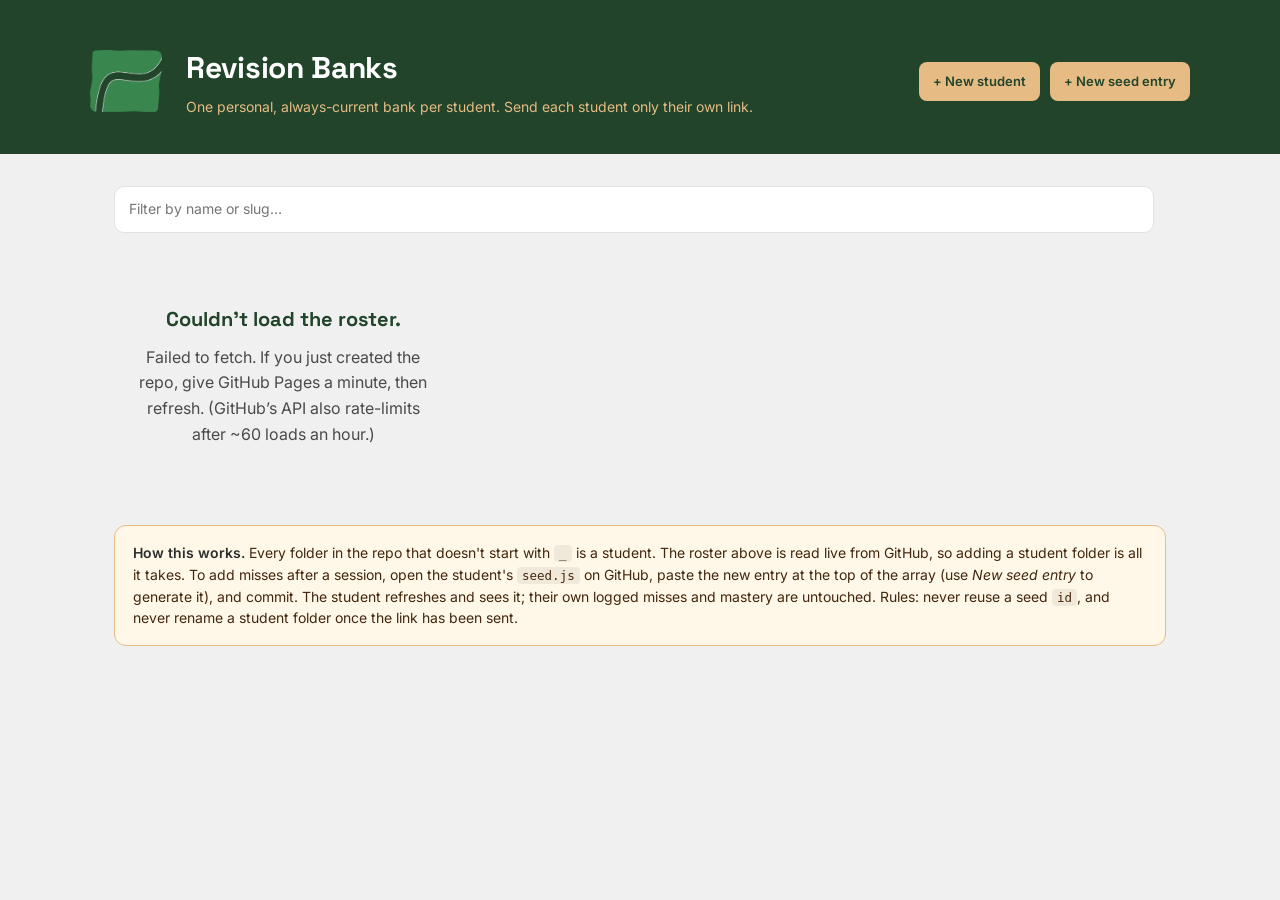
<file: index.html>
<!DOCTYPE html>
<html lang="en">
<head>
<meta charset="UTF-8">
<meta name="viewport" content="width=device-width, initial-scale=1.0">
<meta name="robots" content="noindex">
<title>Revision Banks — Learning Curve Collective</title>
<link href="https://fonts.googleapis.com/css2?family=Space+Grotesk:wght@500;700&family=Inter:wght@400;500;600;700&display=swap" rel="stylesheet">
<link href="https://api.fontshare.com/v2/css?f[]=switzer@400,500,600,700&display=swap" rel="stylesheet">
<link rel="stylesheet" href="_engine/bank.css">
<style>
.hub-hero { background: var(--green-dark); color: white; padding: 44px 40px 36px; }
.hub-hero-inner { max-width: 1100px; margin: 0 auto; display: flex; gap: 24px; align-items: center; flex-wrap: wrap; }
.hub-hero img { width: 72px; height: 72px; object-fit: contain; }
.hub-hero h1 { font-family: 'Switzer','Space Grotesk',sans-serif; font-size: 30px; letter-spacing: -0.3px; }
.hub-hero p { color: var(--gold-light); font-size: 14px; margin-top: 4px; }
.hub-hero .tools { margin-left: auto; display: flex; gap: 10px; flex-wrap: wrap; }
.hub-hero .tools a { color: var(--green-dark); background: var(--gold-light); text-decoration: none; font-weight: 600; font-size: 13px; padding: 9px 14px; border-radius: 8px; }
.hub-hero .tools a:hover { background: var(--gold); }
.hub { max-width: 1100px; margin: 0 auto; padding: 32px 24px 60px; }
.hub-top { display: flex; gap: 12px; align-items: center; flex-wrap: wrap; margin-bottom: 20px; }
.hub-top input { flex: 1 1 260px; padding: 11px 14px; border: 1.5px solid var(--cream-dark); border-radius: 10px; font: inherit; font-size: 14px; background: white; }
.hub-top .status { font-size: 13px; color: var(--text-medium); }
.grid { display: grid; grid-template-columns: repeat(auto-fill, minmax(280px, 1fr)); gap: 18px; }
.scard { background: white; border-radius: 14px; border: 1.5px solid var(--cream-dark); border-top: 5px solid var(--green-light); padding: 20px 22px 18px; display: flex; flex-direction: column; gap: 10px; transition: transform .15s, box-shadow .15s; }
.scard:hover { transform: translateY(-2px); box-shadow: 0 10px 28px rgba(33,68,43,.12); }
.scard h3 { font-family: 'Switzer','Space Grotesk',sans-serif; font-size: 20px; color: var(--green-dark); }
.scard .slug { font-family: ui-monospace, SFMono-Regular, Menlo, monospace; font-size: 12px; color: var(--text-medium); background: var(--cream); padding: 3px 8px; border-radius: 6px; display: inline-block; }
.scard .meta { font-size: 13px; color: var(--text-medium); display: flex; gap: 14px; flex-wrap: wrap; }
.scard .meta b { color: var(--green-dark); }
.scard .actions { display: flex; gap: 8px; flex-wrap: wrap; margin-top: auto; padding-top: 6px; }
.scard .actions a, .scard .actions button { font: inherit; font-size: 13px; font-weight: 600; padding: 8px 12px; border-radius: 8px; text-decoration: none; cursor: pointer; border: 1.5px solid transparent; }
.a-open { background: var(--green-dark); color: white; }
.a-open:hover { background: var(--green-light); }
.a-edit { background: white; color: var(--green-dark); border-color: var(--green-dark) !important; }
.a-edit:hover { background: var(--cream); }
.a-copy { background: var(--gold-pale); color: var(--brown-dark); }
.a-copy:hover { background: var(--gold-light); }
.note { background: #FFF8E8; border: 1.5px solid var(--gold-light); border-radius: 12px; padding: 16px 18px; font-size: 14px; color: var(--brown-dark); line-height: 1.55; margin-top: 28px; }
.note code { background: rgba(0,0,0,.06); padding: 1px 5px; border-radius: 4px; font-size: 12.5px; }
.skeleton { height: 150px; border-radius: 14px; background: linear-gradient(90deg, #e9e9e9 25%, #f4f4f4 50%, #e9e9e9 75%); background-size: 200% 100%; animation: sh 1.2s infinite; }
@keyframes sh { to { background-position: -200% 0; } }
</style>
</head>
<body>

<div class="hub-hero">
  <div class="hub-hero-inner">
    <img src="_engine/logo.png" alt="">
    <div>
      <h1>Revision Banks</h1>
      <p>One personal, always-current bank per student. Send each student only their own link.</p>
    </div>
    <div class="tools">
      <a href="_tools/new-student.html">+ New student</a>
      <a href="_tools/new-entry.html">+ New seed entry</a>
    </div>
  </div>
</div>

<main class="hub">
  <div class="hub-top">
    <input type="text" id="q" placeholder="Filter by name or slug…">
    <span class="status" id="status">Loading roster from GitHub…</span>
  </div>
  <div class="grid" id="grid"><div class="skeleton"></div><div class="skeleton"></div><div class="skeleton"></div></div>

  <div class="note">
    <strong>How this works.</strong> Every folder in the repo that doesn't start with <code>_</code> is a student. The roster above is read live from GitHub, so adding a student folder is all it takes.
    To add misses after a session, open the student's <code>seed.js</code> on GitHub, paste the new entry at the top of the array (use <em>New seed entry</em> to generate it), and commit. The student refreshes and sees it; their own logged misses and mastery are untouched.
    Rules: never reuse a seed <code>id</code>, and never rename a student folder once the link has been sent.
  </div>
</main>

<script>
var OWNER = 'learningcurvecollective';
var REPO  = 'revision-banks';
var API   = 'https://api.github.com/repos/'+OWNER+'/'+REPO;
var PAGES = 'https://'+OWNER+'.github.io/'+REPO+'/';
var students = [];

function esc(s){ return (s==null?'':String(s)).replace(/&/g,'&amp;').replace(/</g,'&lt;').replace(/>/g,'&gt;').replace(/"/g,'&quot;'); }
function fmtDate(iso){ if(!iso) return '—'; var d = new Date(iso); return d.toLocaleDateString(undefined,{month:'short',day:'numeric',year:'numeric'}); }

async function load(){
    var grid = document.getElementById('grid'), status = document.getElementById('status');
    try {
        var r = await fetch(API+'/contents/', {headers:{'Accept':'application/vnd.github+json'}});
        if(!r.ok) throw new Error('GitHub API '+r.status);
        var items = await r.json();
        var dirs = items.filter(function(i){ return i.type==='dir' && i.name[0]!=='_' && i.name[0]!=='.'; }).map(function(i){ return i.name; });
        if(dirs.length===0){ grid.innerHTML = '<div class="empty"><h3>No students yet.</h3><p>Use <strong>+ New student</strong> to create the first folder.</p></div>'; status.textContent=''; return; }
        students = await Promise.all(dirs.map(describe));
        students.sort(function(a,b){ return (b.updated||'').localeCompare(a.updated||''); });
        render(); status.textContent = students.length+' student'+(students.length===1?'':'s');
    } catch(e){
        status.textContent = '';
        grid.innerHTML = '<div class="empty"><h3>Couldn&rsquo;t load the roster.</h3><p>'+esc(e.message)+'. If you just created the repo, give GitHub Pages a minute, then refresh. (GitHub&rsquo;s API also rate-limits after ~60 loads an hour.)</p></div>';
    }
}
async function describe(slug){
    var s = { slug:slug, name: slug.split('-')[0].replace(/^./, function(c){ return c.toUpperCase(); }), seeds:null, updated:null, tagline:'' };
    try {
        var h = await (await fetch(PAGES+slug+'/index.html', {cache:'no-store'})).text();
        var m = h.match(/name:\s*["']([^"']+)["']/); if(m) s.name = m[1];
        m = h.match(/tagline:\s*["']([^"']+)["']/); if(m) s.tagline = m[1];
        s.engine = /_engine\/practice\.js/.test(h) ? 'practice' : 'miss-log';
    } catch(e){}
    try {
        var js = await (await fetch(PAGES+slug+'/seed.js', {cache:'no-store'})).text();
        s.seeds = (js.match(/[{,]\s*["']?id["']?\s*:/g)||[]).length;
    } catch(e){}
    try {
        var c = await (await fetch(API+'/commits?per_page=1&path='+encodeURIComponent(slug+'/seed.js'))).json();
        if(Array.isArray(c) && c[0]) s.updated = c[0].commit.committer.date;
    } catch(e){}
    return s;
}
function render(){
    var q = (document.getElementById('q').value||'').toLowerCase().trim();
    var grid = document.getElementById('grid');
    var list = students.filter(function(s){ return !q || s.slug.indexOf(q)!==-1 || s.name.toLowerCase().indexOf(q)!==-1; });
    if(!list.length){ grid.innerHTML = '<div class="empty"><p>No match.</p></div>'; return; }
    grid.innerHTML = list.map(function(s){
        var link = PAGES+s.slug+'/';
        var edit = 'https://github.com/'+OWNER+'/'+REPO+'/edit/main/'+s.slug+'/seed.js';
        return '<div class="scard">'
          + '<h3>'+esc(s.name)+'</h3>'
          + '<span class="slug">'+esc(s.slug)+'</span> <span class="slug" style="background:'+(s.engine==='practice'?'var(--blue-pale,#E1EAF4)':'var(--gold-pale)')+'">'+(s.engine==='practice'?'practice engine':'miss log')+'</span>'
          + (s.tagline?'<div class="meta"><span>'+esc(s.tagline)+'</span></div>':'')
          + '<div class="meta"><span><b>'+(s.seeds==null?'?':s.seeds)+'</b> seeded</span><span>updated <b>'+fmtDate(s.updated)+'</b></span></div>'
          + '<div class="actions"><a class="a-open" href="'+link+'" target="_blank" rel="noopener">Open bank</a>'
          + '<a class="a-edit" href="'+edit+'" target="_blank" rel="noopener">Edit seed.js</a>'
          + '<button class="a-copy" data-link="'+esc(link)+'">Copy link</button></div>'
          + '</div>';
    }).join('');
}
document.getElementById('q').addEventListener('input', render);
document.addEventListener('click', function(ev){
    var b = ev.target.closest('[data-link]'); if(!b) return;
    navigator.clipboard.writeText(b.dataset.link).then(function(){ var t=b.textContent; b.textContent='Copied!'; setTimeout(function(){ b.textContent=t; },1400); });
});
load();
</script>
</body>
</html>
</file>
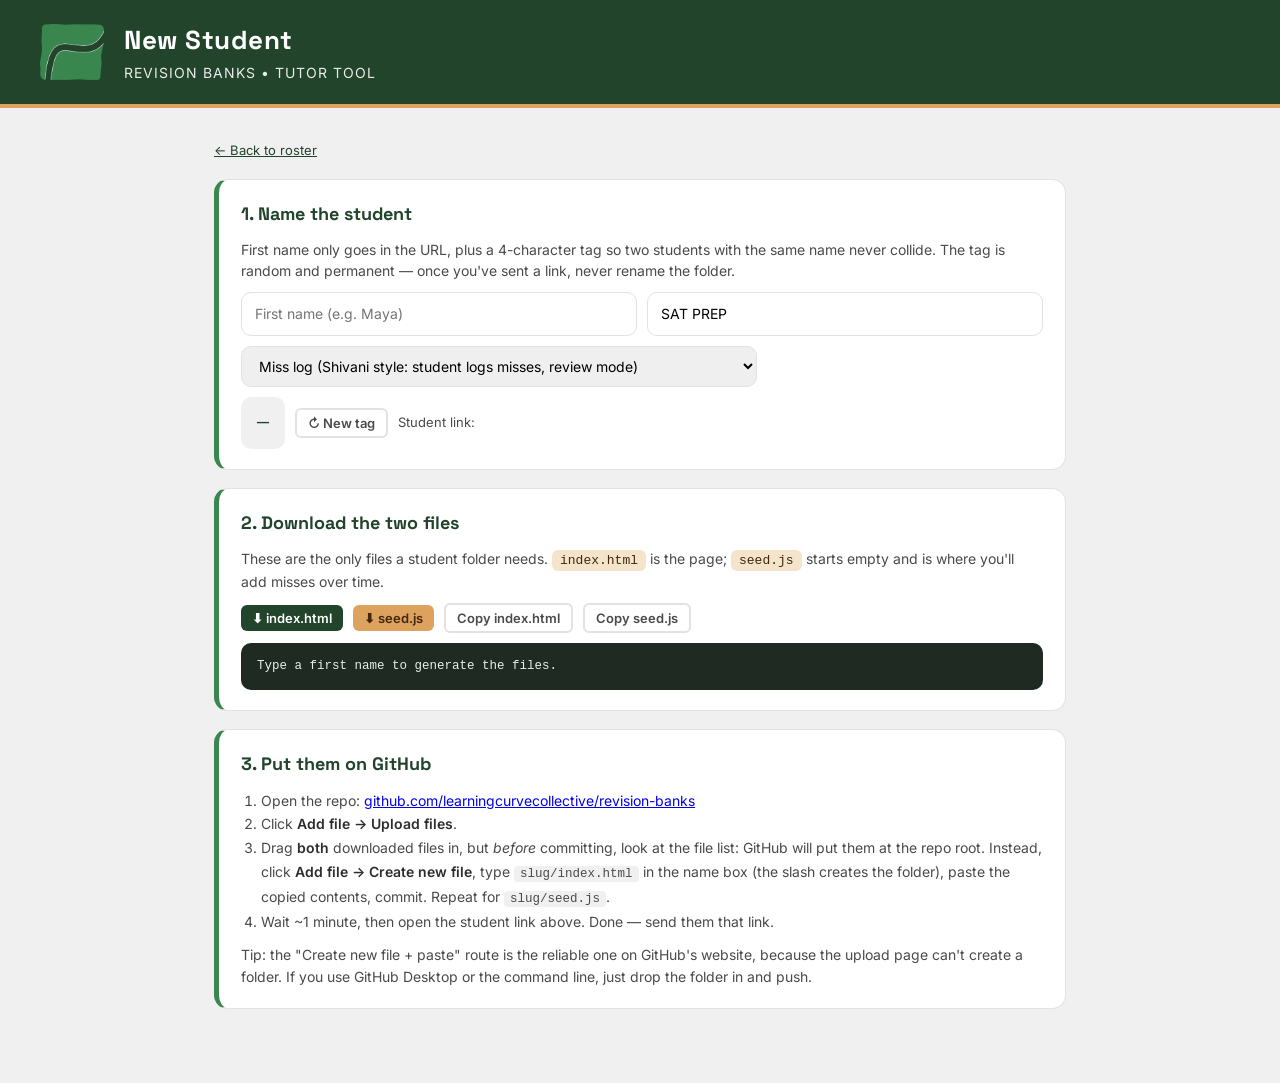
<file: _tools/new-student.html>
<!DOCTYPE html>
<html lang="en">
<head>
<meta charset="UTF-8">
<meta name="viewport" content="width=device-width, initial-scale=1.0">
<meta name="robots" content="noindex">
<title>New Student — Revision Banks</title>
<link href="https://fonts.googleapis.com/css2?family=Space+Grotesk:wght@500;700&family=Inter:wght@400;500;600;700&display=swap" rel="stylesheet">
<link href="https://api.fontshare.com/v2/css?f[]=switzer@400,500,600,700&display=swap" rel="stylesheet">
<link rel="stylesheet" href="../_engine/bank.css">
<style>
.wrap { max-width: 900px; margin: 0 auto; padding: 32px 24px 60px; }
.crumb { font-size: 13px; margin-bottom: 18px; } .crumb a { color: var(--green-dark); }
.step { background: white; border-radius: 14px; border: 1.5px solid var(--cream-dark); border-left: 5px solid var(--green-light); padding: 20px 22px; margin-bottom: 18px; }
.step h2 { font-family: 'Switzer','Space Grotesk',sans-serif; font-size: 18px; color: var(--green-dark); margin-bottom: 10px; }
.step p { font-size: 14px; color: var(--text-medium); line-height: 1.55; }
.row { display: flex; gap: 10px; flex-wrap: wrap; align-items: center; margin-top: 10px; }
input[type=text] { padding: 10px 13px; border: 1.5px solid var(--cream-dark); border-radius: 10px; font: inherit; font-size: 14px; flex: 1 1 200px; }
.slugbox { font-family: ui-monospace, Menlo, monospace; font-size: 20px; color: var(--green-dark); background: var(--cream); padding: 10px 16px; border-radius: 10px; }
pre { background: #1f2a22; color: #e8efe9; padding: 14px 16px; border-radius: 10px; font-size: 12.5px; line-height: 1.5; overflow-x: auto; margin-top: 10px; max-height: 320px; }
.fname { font-family: ui-monospace, Menlo, monospace; font-size: 13px; background: var(--gold-pale); color: var(--brown-dark); padding: 3px 8px; border-radius: 6px; }
.btn-sm { font-size: 13px !important; }
ol { padding-left: 20px; font-size: 14px; color: var(--text-medium); line-height: 1.7; }
ol code { background: var(--cream); padding: 1px 6px; border-radius: 4px; font-size: 12.5px; }
</style>
</head>
<body>
<div class="header">
  <div class="header-left">
    <div class="header-logo"><img src="../_engine/logo.png" alt=""></div>
    <div class="header-text"><h1>New Student</h1><div class="subtitle">REVISION BANKS &bull; TUTOR TOOL</div></div>
  </div>
</div>

<div class="wrap">
  <div class="crumb"><a href="../">&larr; Back to roster</a></div>

  <div class="step">
    <h2>1. Name the student</h2>
    <p>First name only goes in the URL, plus a 4-character tag so two students with the same name never collide. The tag is random and permanent &mdash; once you've sent a link, never rename the folder.</p>
    <div class="row">
      <input type="text" id="first" placeholder="First name (e.g. Maya)" autocomplete="off">
      <input type="text" id="tagline" placeholder="Tagline shown in the header (e.g. SAT PREP • OCTOBER TARGET)" value="SAT PREP">
      <select id="engine" style="padding:10px 13px;border:1.5px solid var(--cream-dark);border-radius:10px;font:inherit;font-size:14px"><option value="bank">Miss log (Shivani style: student logs misses, review mode)</option><option value="practice">Practice engine (Charlotte style: seeded problems, sessions, scheduler)</option></select>
    </div>
    <div class="row">
      <span class="slugbox" id="slug">—</span>
      <button class="btn btn-ghost btn-sm" id="reroll">&#8635; New tag</button>
      <span style="font-size:13px;color:var(--text-medium);">Student link: <span id="link" style="font-family:ui-monospace,Menlo,monospace;"></span></span>
    </div>
  </div>

  <div class="step">
    <h2>2. Download the two files</h2>
    <p>These are the only files a student folder needs. <span class="fname">index.html</span> is the page; <span class="fname">seed.js</span> starts empty and is where you'll add misses over time.</p>
    <div class="row">
      <button class="btn btn-green btn-sm" id="dl-index">&#11015; index.html</button>
      <button class="btn btn-gold btn-sm" id="dl-seed">&#11015; seed.js</button>
      <button class="btn btn-ghost btn-sm" id="copy-index">Copy index.html</button>
      <button class="btn btn-ghost btn-sm" id="copy-seed">Copy seed.js</button>
    </div>
    <pre id="preview"></pre>
  </div>

  <div class="step">
    <h2>3. Put them on GitHub</h2>
    <ol>
      <li>Open the repo: <a id="repo-link" href="#" target="_blank" rel="noopener">github.com/…/revision-banks</a></li>
      <li>Click <strong>Add file &rarr; Upload files</strong>.</li>
      <li>Drag <strong>both</strong> downloaded files in, but <em>before</em> committing, look at the file list: GitHub will put them at the repo root. Instead, click <strong>Add file &rarr; Create new file</strong>, type <code id="p1">slug/index.html</code> in the name box (the slash creates the folder), paste the copied contents, commit. Repeat for <code id="p2">slug/seed.js</code>.</li>
      <li>Wait ~1 minute, then open the student link above. Done &mdash; send them that link.</li>
    </ol>
    <p style="margin-top:10px;">Tip: the "Create new file + paste" route is the reliable one on GitHub's website, because the upload page can't create a folder. If you use GitHub Desktop or the command line, just drop the folder in and push.</p>
  </div>
</div>

<script>
var OWNER = 'learningcurvecollective', REPO = 'revision-banks';
var PAGES = 'https://'+OWNER+'.github.io/'+REPO+'/';
document.getElementById('repo-link').href = 'https://github.com/'+OWNER+'/'+REPO;
document.getElementById('repo-link').textContent = 'github.com/'+OWNER+'/'+REPO;

function tag(){ var a='abcdefghijkmnpqrstuvwxyz23456789', t=''; var r=new Uint32Array(4); crypto.getRandomValues(r); for(var i=0;i<4;i++) t+=a[r[i]%a.length]; return t; }
var curTag = tag();
function cleanName(s){ return (s||'').trim().replace(/\s+/g,' '); }
function slugOf(){ var f = cleanName(document.getElementById('first').value).toLowerCase().normalize('NFD').replace(/[̀-ͯ]/g,'').replace(/[^a-z0-9]+/g,''); return f ? f+'-'+curTag : ''; }
function today(){ return new Date().toISOString().slice(0,10); }
function indexHTML(){
    var name = cleanName(document.getElementById('first').value), slug = slugOf(), tl = document.getElementById('tagline').value.trim(), eng = document.getElementById('engine').value;
    return [
'<!DOCTYPE html>','<html lang="en">','<head>','<meta charset="UTF-8">','<meta name="viewport" content="width=device-width, initial-scale=1.0">','<meta name="robots" content="noindex">',
'<title>'+name+' — Revision Bank</title>',
'<link href="https://fonts.googleapis.com/css2?family=Space+Grotesk:wght@500;700&family=Inter:wght@400;500;600;700&display=swap" rel="stylesheet">',
'<link href="https://api.fontshare.com/v2/css?f[]=switzer@400,500,600,700&display=swap" rel="stylesheet">',
'<script>window.MathJax = { tex: { inlineMath: [["$","$"]], displayMath: [["$$","$$"]] }, svg: { fontCache: \'global\' } };<\/script>',
'<script id="MathJax-script" async src="https://cdnjs.cloudflare.com/ajax/libs/mathjax/3.2.2/es5/tex-svg.min.js"><\/script>',
'<link rel="stylesheet" href="../_engine/'+(eng==='practice'?'practice':'bank')+'.css">','</head>','<body>','<div id="rbank-app"></div>','',
'<!-- Student settings — the only lines that differ between students -->',
'<script>','window.RBANK = {','    name: "'+name.replace(/"/g,'')+'",','    slug: "'+slug+'",','    tagline: "'+tl.replace(/"/g,'')+'",'].concat(eng==='practice'?['    exam: "GRE",','    tutor: "Torin",','    requireReattempt: true,     // false = student can log any question, tried or not']:[]).concat(['    created: "'+today()+'"','};','<\/script>',
'<script src="seed.js"><\/script>','<script src="../_engine/'+(eng==='practice'?'practice':'bank')+'.js"><\/script>','</body>','</html>','']).join('\n');
}
function seedJS(){
    var name = cleanName(document.getElementById('first').value), eng = document.getElementById('engine').value;
    if(eng==='practice') return '/* '+name+' — revision bank seed (practice engine).\n   One object per problem. variant 0 = original miss; 1, 2, ... = your variations.\n   Fields: id (unique forever), topic, variant, type (qc | mc | ma | ne), stem, qa/qb (qc), choices (mc/ma),\n           answer (index | array of indices | string), given, source, explain, trap, figure (optional SVG), frac:true (fraction entry).\n   Copy an entry from charlotte-sj2q/seed.js as a template. Add new problems at the END; never reuse an id. */\nwindow.RBANK_SEED = [\n\n];\n';
    return '/* '+name+' — revision bank seed.\n   Add new entries at the TOP of this array (use _tools/new-entry.html to generate one).\n   Never reuse or edit an id once it has shipped — add a new entry instead. */\nwindow.RBANK_SEED = [\n\n];\n';
}
function refresh(){
    var slug = slugOf();
    document.getElementById('slug').textContent = slug || '—';
    document.getElementById('link').textContent = slug ? PAGES+slug+'/' : '';
    document.getElementById('p1').textContent = (slug||'slug')+'/index.html';
    document.getElementById('p2').textContent = (slug||'slug')+'/seed.js';
    document.getElementById('preview').textContent = slug ? ('── index.html ──\n'+indexHTML()+'\n── seed.js ──\n'+seedJS()) : 'Type a first name to generate the files.';
}
function dl(name, text){ var a=document.createElement('a'); a.href=URL.createObjectURL(new Blob([text],{type:'text/plain'})); a.download=name; document.body.appendChild(a); a.click(); a.remove(); }
function copy(text, btn){ navigator.clipboard.writeText(text).then(function(){ var t=btn.textContent; btn.textContent='Copied!'; setTimeout(function(){ btn.textContent=t; },1400); }); }
document.getElementById('first').addEventListener('input', refresh);
document.getElementById('tagline').addEventListener('input', refresh);
document.getElementById('engine').addEventListener('change', refresh);
document.getElementById('reroll').addEventListener('click', function(){ curTag = tag(); refresh(); });
document.getElementById('dl-index').addEventListener('click', function(){ if(slugOf()) dl('index.html', indexHTML()); });
document.getElementById('dl-seed').addEventListener('click', function(){ if(slugOf()) dl('seed.js', seedJS()); });
document.getElementById('copy-index').addEventListener('click', function(){ if(slugOf()) copy(indexHTML(), this); });
document.getElementById('copy-seed').addEventListener('click', function(){ if(slugOf()) copy(seedJS(), this); });
refresh();
</script>
</body>
</html>
</file>
<file: _engine/bank.css>
:root {
    --green-dark: #21442B; --green-medium: #5E6C39; --green-light: #39864E;
    --gold: #DDA25E; --gold-light: #E6BC84; --gold-pale: #F5E4CC;
    --copper: #BC6C26; --brown-dark: #42260D; --brown-medium: #271404;
    --cream: #F0F0F0; --cream-dark: #E2E2E2; --white: #FFFFFF;
    --text-dark: #2D2D2D; --text-medium: #4A4A4A;
}
* { margin: 0; padding: 0; box-sizing: border-box; }
body { font-family: 'Inter', sans-serif; background-color: var(--cream); color: var(--text-dark); line-height: 1.6; }

/* Header */
.header { background: var(--green-dark); color: white; padding: 20px 40px; display: flex; justify-content: space-between; align-items: center; border-bottom: 4px solid var(--gold); }
.header-left { display: flex; align-items: center; gap: 20px; }
.header-logo { width: 64px; height: 64px; background: none; display: flex; align-items: center; justify-content: center; overflow: visible; flex-shrink: 0; }
.header-logo img { width: 100%; height: 100%; object-fit: contain; transition: opacity 0.15s; }
.header-logo a:hover img { opacity: 0.85; }
.header-text h1 { font-family: 'Switzer', 'Space Grotesk', sans-serif; font-size: 26px; font-weight: 700; letter-spacing: 0.5px; }
.header-right { text-align: right; }
.subtitle { font-size: 14px; opacity: 0.9; letter-spacing: 1px; }

/* Container */
.container { max-width: 1100px; margin: 0 auto; padding: 32px 20px 40px; }

/* Tabs */
.tab-buttons { display: flex; gap: 6px; margin-bottom: 26px; position: sticky; top: 0; background: var(--cream); z-index: 100; padding: 12px 0 10px; flex-wrap: wrap; border-bottom: 2px solid #E8E0D0; }
.tab-button { padding: 8px 15px; background-color: #E2E2E2; border: 2px solid #E0D5C0; border-radius: 8px; cursor: pointer; font-family: 'Inter', sans-serif; font-size: 14px; font-weight: 600; color: var(--text-medium); transition: all 0.25s ease; }
.tab-button:hover { border-color: var(--gold); color: var(--brown-dark); transform: translateY(-1px); box-shadow: 0 2px 6px rgba(0,0,0,0.08); }
.tab-button.active { color: white; border-color: transparent; box-shadow: 0 2px 8px rgba(0,0,0,0.15); transform: translateY(-1px); }
.tab-button[data-group="core"] { border-color: #DDA25E; }
.tab-button[data-group="core"].active { background: linear-gradient(135deg, #DDA25E, #E6BC84); }
.tab-button[data-group="core"]:hover { border-color: #DDA25E; background: rgba(221,162,94,0.15); }
.tab-button[data-group="core"].active:hover { background: linear-gradient(135deg, #DDA25E, #E6BC84); }
.tab-button[data-group="techniques"] { border-color: #21442B; }
.tab-button[data-group="techniques"].active { background: linear-gradient(135deg, #21442B, #5E6C39); }
.tab-button[data-group="techniques"]:hover { border-color: #21442B; background: rgba(33,68,43,0.1); }
.tab-button[data-group="techniques"].active:hover { background: linear-gradient(135deg, #21442B, #5E6C39); }
.tab-button[data-group="practice"] { border-color: #8B5E3C; }
.tab-button[data-group="practice"].active { background: linear-gradient(135deg, #8B5E3C, #A0704D); }
.tab-button[data-group="practice"]:hover { border-color: #8B5E3C; background: rgba(66,38,13,0.1); }
.tab-button[data-group="practice"].active:hover { background: linear-gradient(135deg, #8B5E3C, #A0704D); }
.tab-content { display: none; animation: fadeIn 0.35s ease; }
.tab-content.active { display: block; }
@keyframes fadeIn { from { opacity: 0; transform: translateY(6px); } to { opacity: 1; transform: translateY(0); } }

/* Cards & boxes */
.card { background-color: white; border-radius: 8px; padding: 20px; margin-bottom: 18px; border-left: 5px solid var(--gold); box-shadow: 0 2px 8px rgba(0,0,0,0.08); }
.idea-box { background-color: #E8F5E9; border-left: 5px solid var(--green-light); border-radius: 6px; padding: 15px; margin: 15px 0; }
.warning-box { background-color: #FFEBEE; border-left: 5px solid #E57373; border-radius: 6px; padding: 15px; margin: 15px 0; }

/* Section headers */
.section-header { display: flex; align-items: center; gap: 15px; margin-top: 8px; margin-bottom: 18px; padding-bottom: 10px; border-bottom: 3px solid var(--gold-light); }
.section-number { width: 40px; height: 40px; background-color: var(--gold); color: white; border-radius: 50%; display: flex; align-items: center; justify-content: center; font-weight: 700; font-size: 18px; flex-shrink: 0; }
.section-header h2 { font-family: 'Switzer', 'Space Grotesk', sans-serif; font-size: 22px; color: var(--brown-dark); margin: 0; }

/* Toolbar */
.toolbar { display: flex; flex-wrap: wrap; gap: 10px; align-items: center; margin-bottom: 18px; }
.toolbar select, .toolbar input[type="text"] { padding: 8px 12px; border: 2px solid var(--gold-light); border-radius: 6px; font-family: 'Inter', sans-serif; font-size: 14px; background: var(--white); color: var(--text-dark); outline: none; }
.toolbar select:focus, .toolbar input[type="text"]:focus { border-color: var(--gold); }
.toolbar input[type="text"] { flex: 1; min-width: 180px; }
.count-pill { margin-left: auto; font-size: 13px; font-weight: 700; color: var(--brown-dark); background: var(--gold-pale); padding: 6px 14px; border-radius: 20px; }

/* Buttons */
.btn { border: none; border-radius: 6px; padding: 9px 16px; font-family: 'Inter', sans-serif; font-size: 14px; font-weight: 600; cursor: pointer; transition: all 0.2s; display: inline-flex; align-items: center; gap: 6px; }
.btn-gold { background: var(--gold); color: var(--brown-dark); }
.btn-gold:hover { background: var(--gold-light); }
.btn-green { background: var(--green-dark); color: white; }
.btn-green:hover { background: var(--green-medium); }
.btn-brown { background: #8B5E3C; color: white; }
.btn-brown:hover { background: #A0704D; }
.btn-ghost { background: transparent; color: var(--text-medium); border: 2px solid var(--cream-dark); padding: 7px 12px; }
.btn-ghost:hover { border-color: var(--gold); color: var(--brown-dark); }
.btn-danger { background: transparent; color: #C0392B; border: 2px solid #F0C0BA; padding: 7px 12px; }
.btn-danger:hover { background: #FFEBEE; }
.btn-sm { padding: 5px 11px; font-size: 12.5px; }

/* Form */
.form-grid { display: grid; grid-template-columns: 1fr 1fr; gap: 16px; }
.field { display: flex; flex-direction: column; gap: 5px; margin-bottom: 4px; }
.field.full { grid-column: 1 / -1; }
.field label { font-size: 12px; font-weight: 700; color: var(--green-dark); text-transform: uppercase; letter-spacing: 0.6px; }
.field .hint { font-size: 11.5px; font-weight: 500; color: var(--text-medium); text-transform: none; letter-spacing: 0; margin-top: 2px; }
.field input[type="text"], .field textarea, .field select { padding: 10px 12px; border: 2px solid var(--cream-dark); border-radius: 6px; font-family: 'Inter', sans-serif; font-size: 14px; background: var(--white); color: var(--text-dark); outline: none; transition: border-color 0.2s; width: 100%; }
.field textarea { resize: vertical; min-height: 70px; line-height: 1.5; }
.field input:focus, .field textarea:focus, .field select:focus { border-color: var(--gold); }
.form-actions { display: flex; gap: 10px; margin-top: 8px; align-items: center; flex-wrap: wrap; }

/* Entry card */
.entry { background: white; border-radius: 8px; border-left: 5px solid var(--gold); box-shadow: 0 2px 8px rgba(0,0,0,0.07); margin-bottom: 14px; overflow: hidden; }
.entry.mastered { border-left-color: var(--green-light); opacity: 0.92; }
.entry-head { display: flex; align-items: flex-start; gap: 12px; padding: 16px 18px; cursor: pointer; }
.entry-head:hover { background: rgba(221,162,94,0.05); }
.entry-badges { display: flex; flex-wrap: wrap; gap: 6px; margin-bottom: 6px; }
.badge { font-size: 10.5px; font-weight: 700; text-transform: uppercase; letter-spacing: 0.5px; padding: 3px 9px; border-radius: 4px; }
.badge-subj-math { background: rgba(33,68,43,0.12); color: var(--green-dark); }
.badge-subj-rw { background: rgba(188,108,38,0.14); color: var(--copper); }
.badge-topic { background: rgba(221,162,94,0.16); color: #8B6914; }
.badge-err { background: rgba(66,38,13,0.10); color: var(--brown-medium); }
.badge-mastered { background: var(--green-light); color: white; }
.entry-q { flex: 1; }
.entry-q .qpreview { font-size: 14.5px; color: var(--text-dark); font-weight: 500; }
.entry-meta { font-size: 11.5px; color: var(--text-medium); margin-top: 4px; }
.entry-arrow { color: var(--gold); font-size: 13px; transition: transform 0.25s; margin-top: 4px; flex-shrink: 0; }
.entry.open .entry-arrow { transform: rotate(90deg); }
.entry-body { display: none; padding: 0 18px 18px 18px; border-top: 1px solid var(--cream-dark); }
.entry.open .entry-body { display: block; }
.entry-full { margin-top: 14px; }
.qblock { background: var(--cream); border-radius: 8px; padding: 14px 16px; margin: 10px 0; }
.qimg { max-width: 100%; border-radius: 8px; border: 1px solid var(--cream-dark); margin: 10px 0; display: block; }
.ans-row { display: flex; flex-wrap: wrap; gap: 10px; margin: 10px 0; }
.ans-chip { flex: 1; min-width: 160px; border-radius: 8px; padding: 10px 14px; }
.ans-correct { background: rgba(57,134,78,0.12); border: 1px solid rgba(57,134,78,0.4); }
.ans-given { background: rgba(229,115,115,0.10); border: 1px solid rgba(229,115,115,0.4); }
.ans-label { font-size: 10.5px; font-weight: 700; text-transform: uppercase; letter-spacing: 0.6px; color: var(--text-medium); margin-bottom: 3px; }
.ans-val { font-size: 15px; font-weight: 600; }
.trap-box { background: rgba(221,162,94,0.10); border-left: 4px solid var(--gold); border-radius: 6px; padding: 12px 15px; margin: 12px 0; }
.trap-box .trap-label { font-size: 11px; font-weight: 700; text-transform: uppercase; letter-spacing: 0.7px; color: #8B6914; margin-bottom: 5px; }
.entry-actions { display: flex; gap: 8px; margin-top: 14px; flex-wrap: wrap; }

/* Empty state */
.empty { text-align: center; padding: 50px 20px; color: var(--text-medium); }
.empty h3 { font-family: 'Switzer', 'Space Grotesk', sans-serif; color: var(--green-dark); font-size: 20px; margin-bottom: 10px; }

/* Stats */
.stat-grid { display: grid; grid-template-columns: repeat(auto-fit, minmax(150px, 1fr)); gap: 14px; margin-bottom: 24px; }
.stat-tile { background: white; border-radius: 10px; padding: 18px 20px; text-align: center; border: 2px solid var(--gold-light); box-shadow: 0 2px 8px rgba(0,0,0,0.06); }
.stat-tile .stat-num { font-family: 'Switzer', 'Space Grotesk', sans-serif; font-size: 34px; font-weight: 700; color: var(--gold); }
.stat-tile.green .stat-num { color: var(--green-light); }
.stat-tile.brown .stat-num { color: #8B5E3C; }
.stat-tile .stat-label { font-size: 12px; font-weight: 600; color: var(--text-medium); text-transform: uppercase; letter-spacing: 0.6px; margin-top: 4px; }
.bar-row { margin-bottom: 12px; }
.bar-top { display: flex; justify-content: space-between; font-size: 13px; font-weight: 600; color: var(--text-dark); margin-bottom: 4px; }
.bar-track { background: var(--cream-dark); border-radius: 10px; height: 22px; overflow: hidden; }
.bar-fill { height: 100%; border-radius: 10px; display: flex; align-items: center; justify-content: flex-end; padding-right: 8px; color: white; font-size: 12px; font-weight: 700; min-width: 26px; transition: width 0.4s ease; }

/* Review */
.review-card { background: white; border-radius: 12px; padding: 28px; box-shadow: 0 4px 16px rgba(0,0,0,0.10); border-top: 5px solid var(--gold); }
.review-progress { text-align: center; font-size: 13px; font-weight: 700; color: var(--text-medium); margin-bottom: 16px; letter-spacing: 0.5px; }
.review-reveal { display: none; margin-top: 18px; padding-top: 18px; border-top: 1px dashed var(--cream-dark); }
.review-reveal.show { display: block; }
.review-nav { display: flex; gap: 10px; justify-content: center; margin-top: 22px; flex-wrap: wrap; }

/* Storage banner */
.store-banner { font-size: 12.5px; padding: 8px 14px; border-radius: 6px; margin-bottom: 18px; display: none; }
.store-banner.warn { display: block; background: #FFF6E5; border: 1px solid var(--gold-light); color: var(--brown-dark); }

/* Footer */
.footer { background: var(--brown-dark); color: white; padding: 20px 40px; text-align: center; border-top: 4px solid var(--gold); margin-top: 40px; font-size: 14px; opacity: 0.9; }
.footer a:hover { opacity: 0.85; }

.mjx-container { overflow-x: auto; }
strong { color: var(--text-dark); font-weight: 600; }

@media (max-width: 768px) {
    .header { flex-direction: column; text-align: center; gap: 15px; }
    .header-left { flex-direction: column; }
    .header-right { text-align: center; }
    .container { padding: 16px 10px; }
    .form-grid { grid-template-columns: 1fr; }
}
</file>
